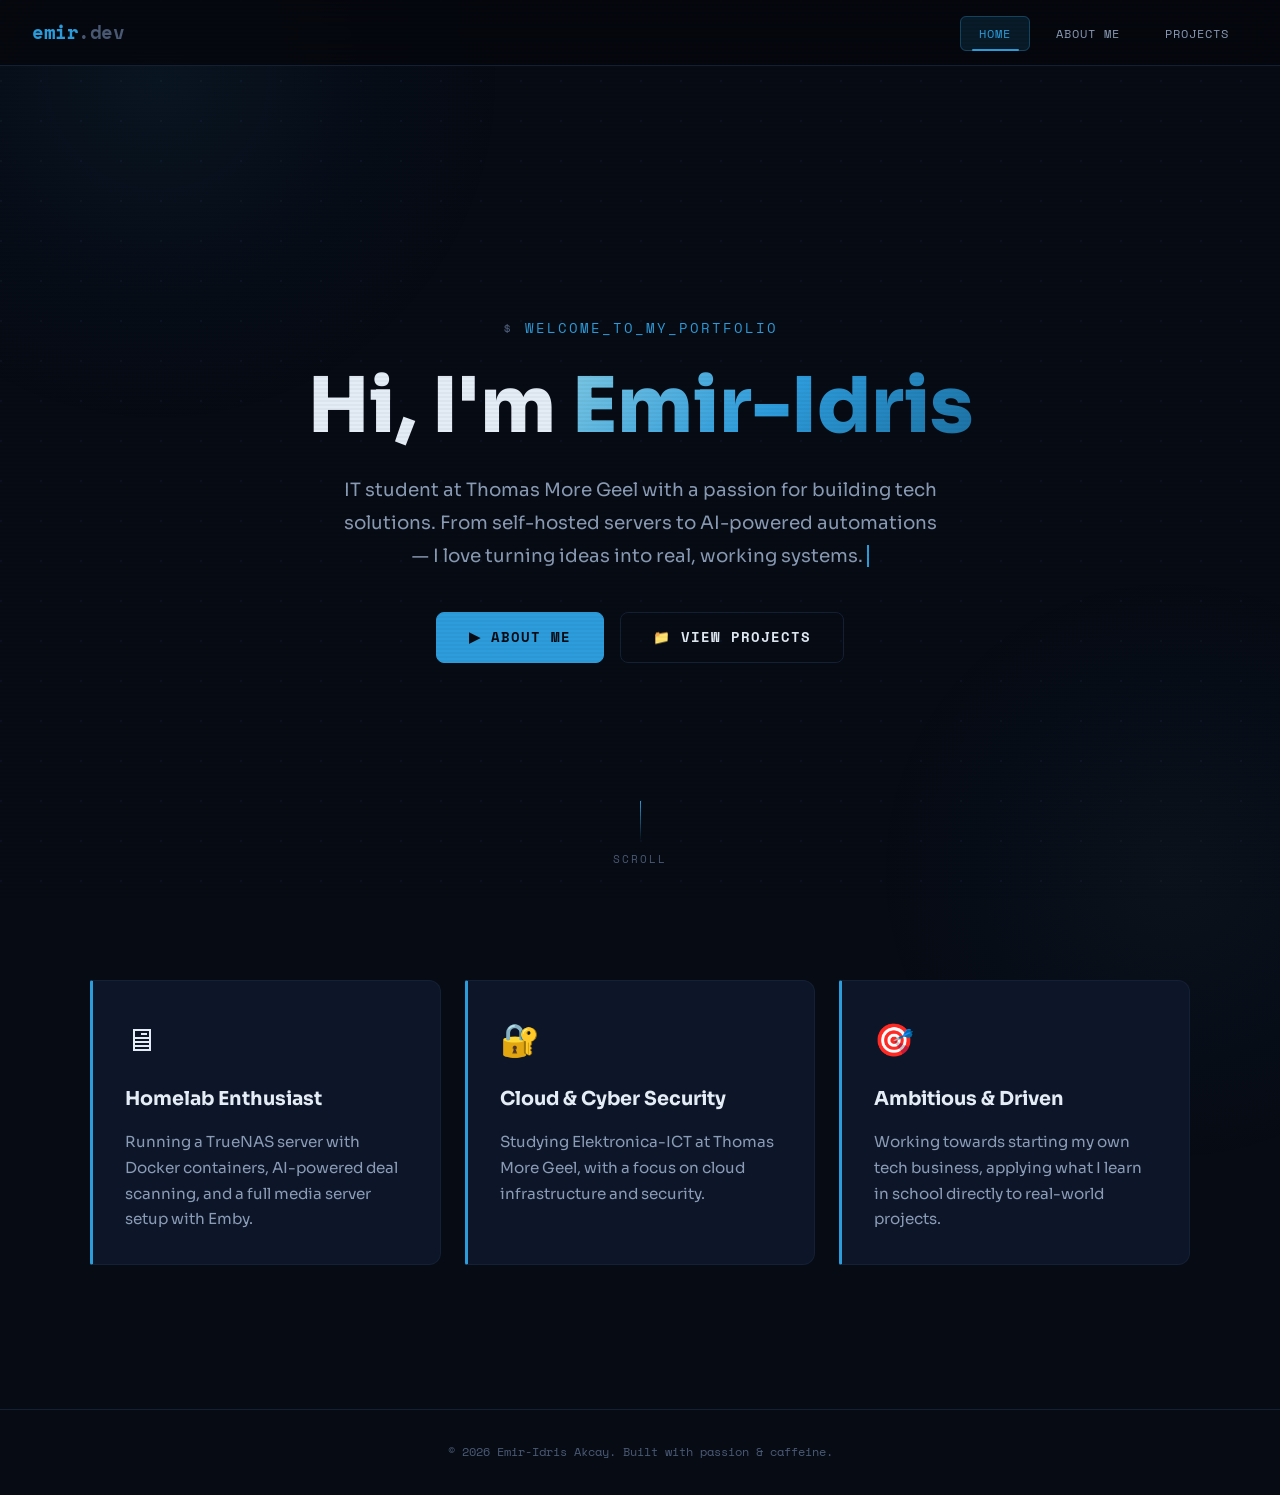
<file: index.html>
<!DOCTYPE html>
<html lang="en">
<head>
  <meta charset="UTF-8">
  <meta name="viewport" content="width=device-width, initial-scale=1.0">
  <title>Emir-Idris Akcay | Portfolio</title>
  <link rel="stylesheet" href="style.css">
</head>
<body>

  <!-- Background Effects -->
  <div class="bg-grid"></div>
  <div class="bg-glow"></div>
  <div class="bg-glow-2"></div>
  <div class="scanline"></div>

  <!-- Navigation -->
  <nav class="navbar" id="navbar">
    <a href="index.html" class="nav-logo">emir<span>.dev</span></a>
    <ul class="nav-links" id="navLinks">
      <li><a href="index.html" class="active">Home</a></li>
      <li><a href="about.html">About Me</a></li>
      <li><a href="projects.html">Projects</a></li>
    </ul>
    <div class="hamburger" id="hamburger" onclick="toggleMenu()">
      <span></span><span></span><span></span>
    </div>
  </nav>

  <!-- Main Content -->
  <main class="main-content">
    <section class="hero">
      <div class="hero-content container">
        <p class="hero-tag">welcome_to_my_portfolio</p>
        <h1 class="hero-title">
          Hi, I'm <span class="highlight">Emir-Idris</span>
        </h1>
        <p class="hero-subtitle">
          IT student at Thomas More Geel with a passion for building tech solutions. 
          From self-hosted servers to AI-powered automations — I love turning ideas into 
          real, working systems.<span class="cursor"></span>
        </p>
        <div class="hero-buttons">
          <a href="about.html" class="btn btn-primary">&#9654; About Me</a>
          <a href="projects.html" class="btn btn-ghost">&#128193; View Projects</a>
        </div>
      </div>
      <div class="scroll-indicator">
        <div class="line"></div>
        SCROLL
      </div>
    </section>

    <!-- Quick Info Cards -->
    <section class="section container">
      <div class="cards-grid">
        <div class="card fade-in">
          <div class="card-icon">&#128421;</div>
          <h3>Homelab Enthusiast</h3>
          <p>Running a TrueNAS server with Docker containers, AI-powered deal scanning, and a full media server setup with Emby.</p>
        </div>
        <div class="card fade-in">
          <div class="card-icon">&#128272;</div>
          <h3>Cloud & Cyber Security</h3>
          <p>Studying Elektronica-ICT at Thomas More Geel, with a focus on cloud infrastructure and security.</p>
        </div>
        <div class="card fade-in">
          <div class="card-icon">&#127919;</div>
          <h3>Ambitious & Driven</h3>
          <p>Working towards starting my own tech business, applying what I learn in school directly to real-world projects.</p>
        </div>
      </div>
    </section>
  </main>

  <!-- Footer -->
  <footer class="footer">
    <div class="container">
      <p>&copy; 2026 Emir-Idris Akcay. Built with passion & caffeine.</p>
    </div>
  </footer>

  <script src="script.js"></script>
</body>
</html>
</file>
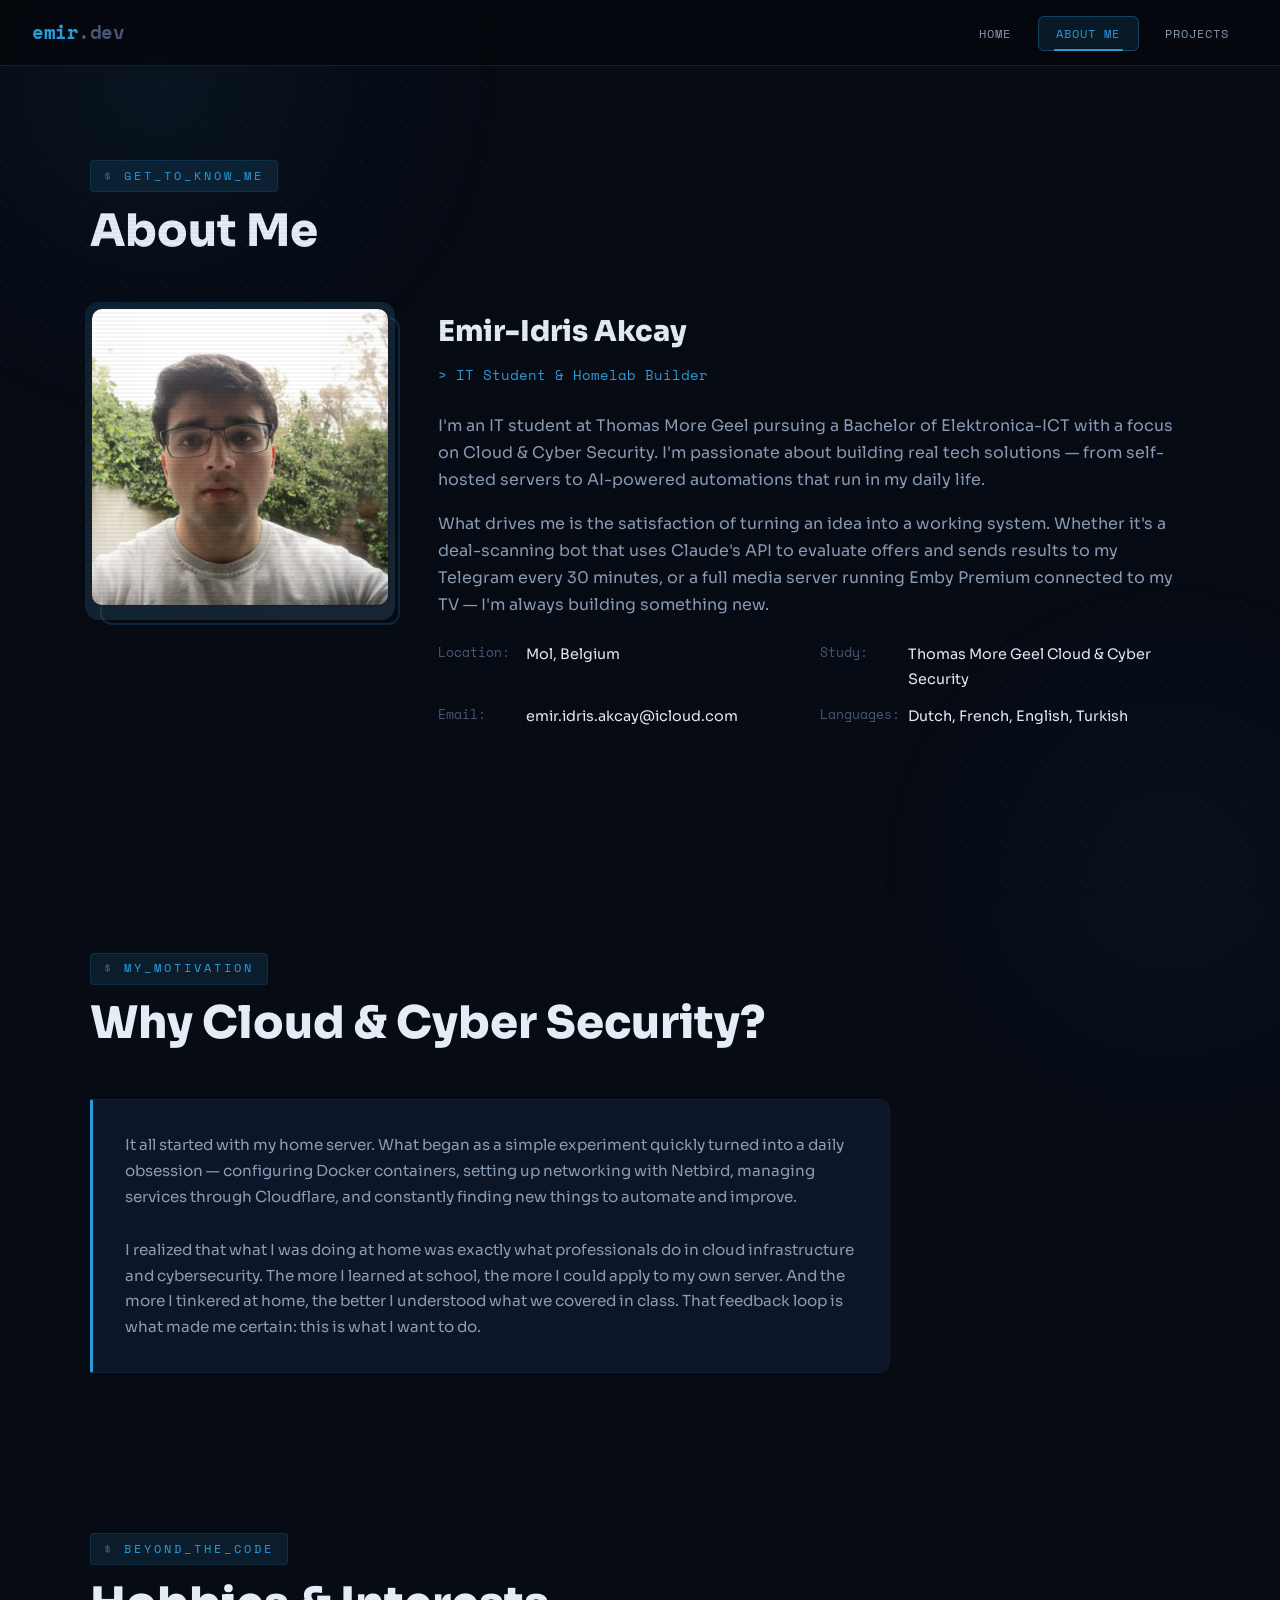
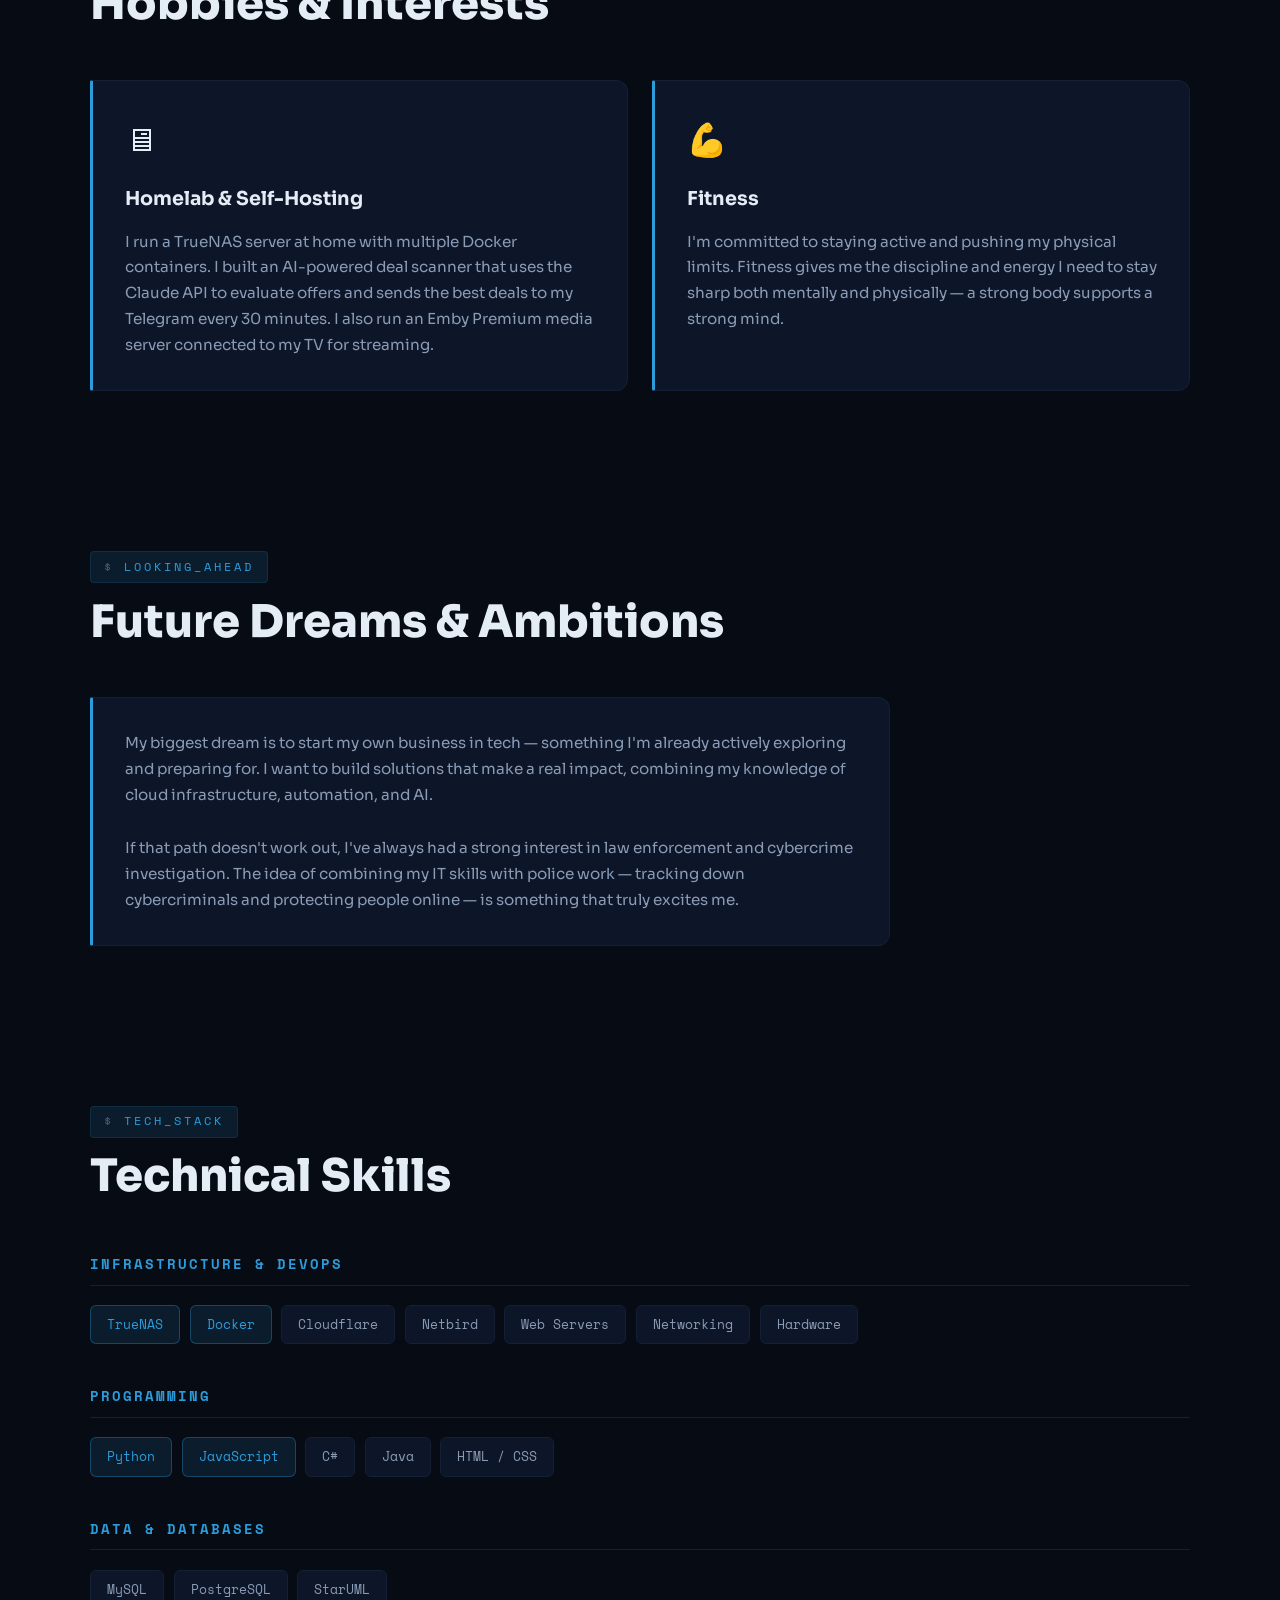
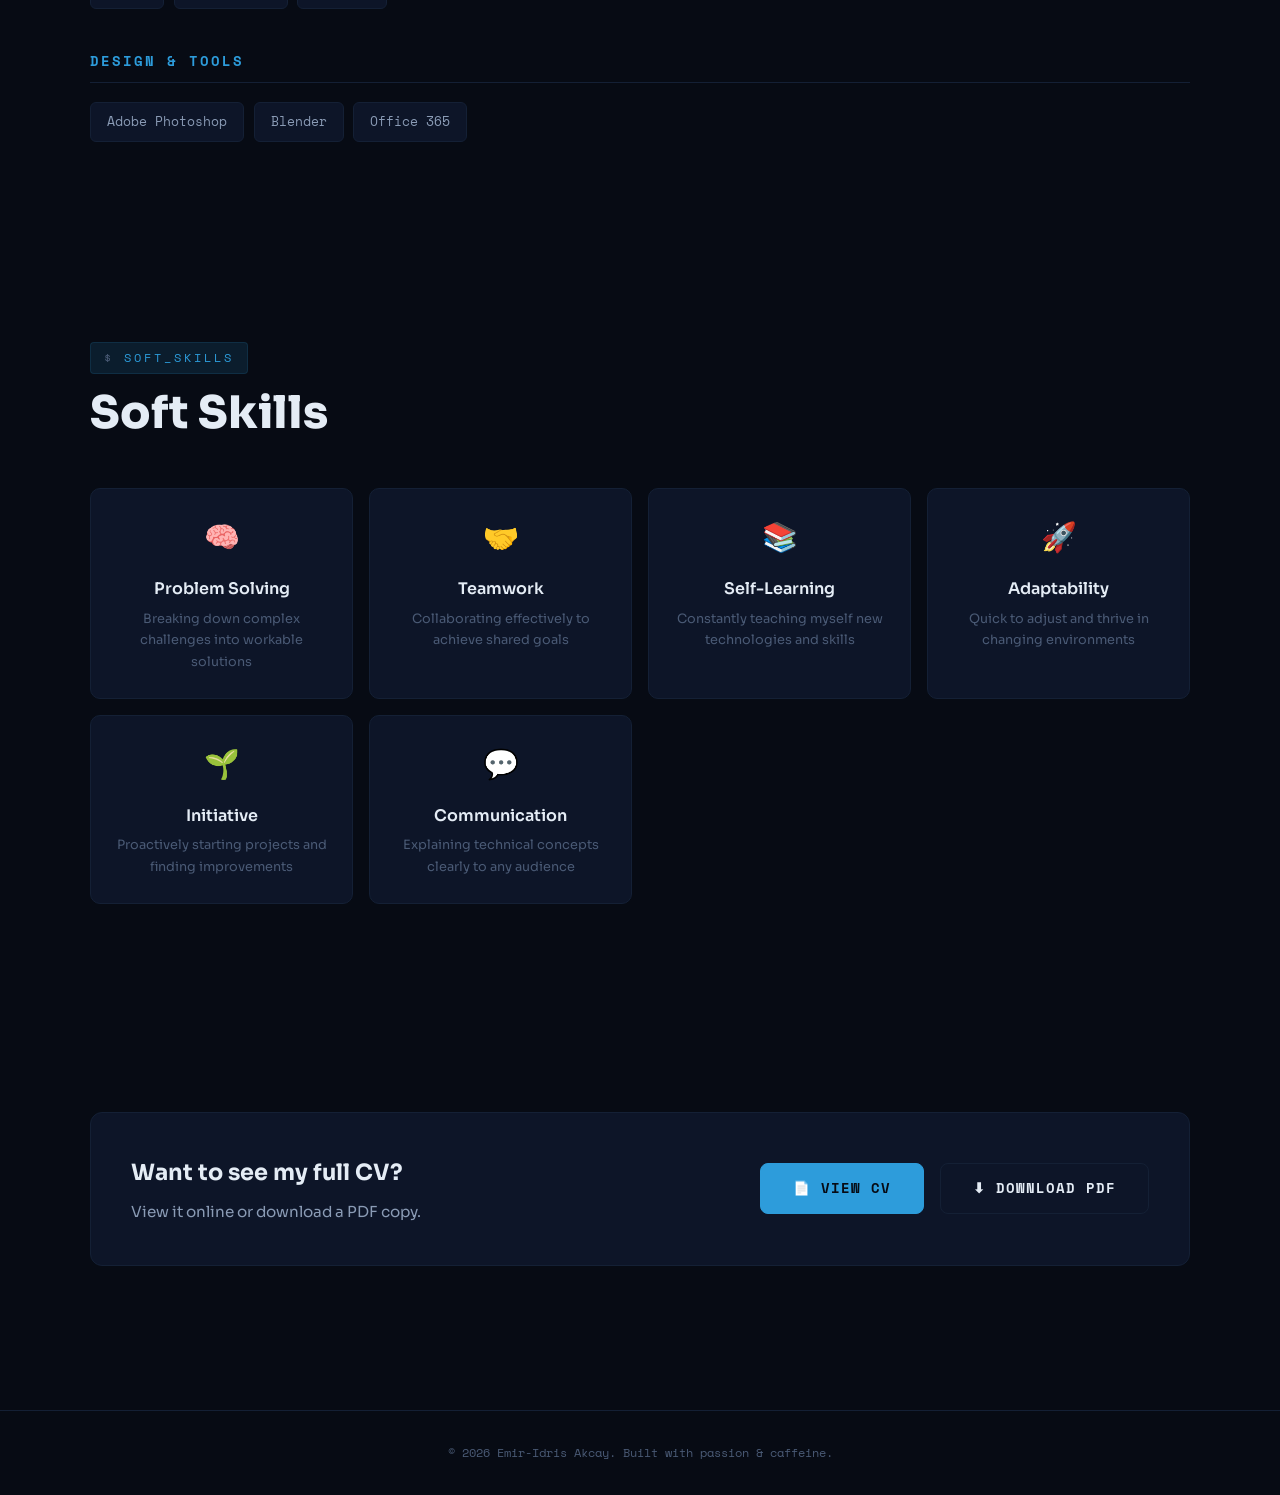
<file: about.html>
<!DOCTYPE html>
<html lang="en">
<head>
  <meta charset="UTF-8">
  <meta name="viewport" content="width=device-width, initial-scale=1.0">
  <title>About Me | Emir-Idris Akcay</title>
  <link rel="stylesheet" href="style.css">
</head>
<body>

  <div class="bg-grid"></div>
  <div class="bg-glow"></div>
  <div class="bg-glow-2"></div>
  <div class="scanline"></div>

  <nav class="navbar" id="navbar">
    <a href="index.html" class="nav-logo">emir<span>.dev</span></a>
    <ul class="nav-links" id="navLinks">
      <li><a href="index.html">Home</a></li>
      <li><a href="about.html" class="active">About Me</a></li>
      <li><a href="projects.html">Projects</a></li>
    </ul>
    <div class="hamburger" id="hamburger" onclick="toggleMenu()">
      <span></span><span></span><span></span>
    </div>
  </nav>

  <main class="main-content">

    <!-- About Intro -->
    <section class="section container">
      <div class="section-header fade-in">
        <p class="section-tag">get_to_know_me</p>
        <h1 class="section-title">About Me</h1>
      </div>

      <div class="about-intro fade-in">
        <div class="about-photo-wrapper">
          <!-- VERVANG dit met je eigen foto: zet je foto in de assets map als "profile.jpg" -->
          <img src="assets/profile.png" alt="Emir-Idris Akcay" class="about-photo">
        </div>
        <div class="about-text">
          <h2>Emir-Idris Akcay</h2>
          <p class="role">> IT Student &amp; Homelab Builder</p>
          <p>
            I'm an IT student at Thomas More Geel pursuing a Bachelor of Elektronica-ICT 
            with a focus on Cloud & Cyber Security. I'm passionate about building real tech 
            solutions — from self-hosted servers to AI-powered automations that run in my 
            daily life.
          </p>
          <p>
            What drives me is the satisfaction of turning an idea into a working system. 
            Whether it's a deal-scanning bot that uses Claude's API to evaluate offers and 
            sends results to my Telegram every 30 minutes, or a full media server running 
            Emby Premium connected to my TV — I'm always building something new.
          </p>

          <div class="about-details">
            <div class="about-detail">
              <span class="label">Location:</span>
              <span class="value">Mol, Belgium</span>
            </div>
            <div class="about-detail">
              <span class="label">Study:</span>
              <span class="value">Thomas More Geel Cloud & Cyber Security</span>
            </div>
            <div class="about-detail">
              <span class="label">Email:</span>
              <span class="value">emir.idris.akcay@icloud.com</span>
            </div>
            <div class="about-detail">
              <span class="label">Languages:</span>
              <span class="value">Dutch, French, English, Turkish</span>
            </div>
          </div>
        </div>
      </div>
    </section>

    <!-- Why Cloud & Cyber Security -->
    <section class="section container">
      <div class="section-header fade-in">
        <p class="section-tag">my_motivation</p>
        <h2 class="section-title">Why Cloud & Cyber Security?</h2>
      </div>
      <div class="card fade-in" style="max-width: 800px;">
        <p>
          It all started with my home server. What began as a simple experiment quickly turned 
          into a daily obsession — configuring Docker containers, setting up networking with 
          Netbird, managing services through Cloudflare, and constantly finding new things 
          to automate and improve.
        </p>
        <br>
        <p>
          I realized that what I was doing at home was exactly what professionals do in cloud 
          infrastructure and cybersecurity. The more I learned at school, the more I could 
          apply to my own server. And the more I tinkered at home, the better I understood 
          what we covered in class. That feedback loop is what made me certain: this is what I 
          want to do.
        </p>
      </div>
    </section>

    <!-- Hobbies -->
    <section class="section container">
      <div class="section-header fade-in">
        <p class="section-tag">beyond_the_code</p>
        <h2 class="section-title">Hobbies & Interests</h2>
      </div>
      <div class="cards-grid">
        <div class="card fade-in">
          <div class="card-icon">&#128421;</div>
          <h3>Homelab & Self-Hosting</h3>
          <p>
            I run a TrueNAS server at home with multiple Docker containers. I built an 
            AI-powered deal scanner that uses the Claude API to evaluate offers and sends 
            the best deals to my Telegram every 30 minutes. I also run an Emby Premium 
            media server connected to my TV for streaming.
          </p>
        </div>
        <div class="card fade-in">
          <div class="card-icon">&#128170;</div>
          <h3>Fitness</h3>
          <p>
            I'm committed to staying active and pushing my physical limits. Fitness gives 
            me the discipline and energy I need to stay sharp both mentally and physically — 
            a strong body supports a strong mind.
          </p>
        </div>
      </div>
    </section>

    <!-- Future Dreams -->
    <section class="section container">
      <div class="section-header fade-in">
        <p class="section-tag">looking_ahead</p>
        <h2 class="section-title">Future Dreams & Ambitions</h2>
      </div>
      <div class="card fade-in" style="max-width: 800px;">
        <p>
          My biggest dream is to start my own business in tech — something I'm already 
          actively exploring and preparing for. I want to build solutions that make a 
          real impact, combining my knowledge of cloud infrastructure, automation, and AI.
        </p>
        <br>
        <p>
          If that path doesn't work out, I've always had a strong interest in law enforcement 
          and cybercrime investigation. The idea of combining my IT skills with police work — 
          tracking down cybercriminals and protecting people online — is something that truly 
          excites me.
        </p>
      </div>
    </section>

    <!-- Technical Skills -->
    <section class="section container">
      <div class="section-header fade-in">
        <p class="section-tag">tech_stack</p>
        <h2 class="section-title">Technical Skills</h2>
      </div>
      <div class="skills-section fade-in">
        <div class="skills-category">
          <h3>Infrastructure & DevOps</h3>
          <div class="skills-tags">
            <span class="skill-tag highlight">TrueNAS</span>
            <span class="skill-tag highlight">Docker</span>
            <span class="skill-tag">Cloudflare</span>
            <span class="skill-tag">Netbird</span>
            <span class="skill-tag">Web Servers</span>
            <span class="skill-tag">Networking</span>
            <span class="skill-tag">Hardware</span>
          </div>
        </div>
        <div class="skills-category">
          <h3>Programming</h3>
          <div class="skills-tags">
            <span class="skill-tag highlight">Python</span>
            <span class="skill-tag highlight">JavaScript</span>
            <span class="skill-tag">C#</span>
            <span class="skill-tag">Java</span>
            <span class="skill-tag">HTML / CSS</span>
          </div>
        </div>
        <div class="skills-category">
          <h3>Data & Databases</h3>
          <div class="skills-tags">
            <span class="skill-tag">MySQL</span>
            <span class="skill-tag">PostgreSQL</span>
            <span class="skill-tag">StarUML</span>
          </div>
        </div>
        <div class="skills-category">
          <h3>Design & Tools</h3>
          <div class="skills-tags">
            <span class="skill-tag">Adobe Photoshop</span>
            <span class="skill-tag">Blender</span>
            <span class="skill-tag">Office 365</span>
          </div>
        </div>
      </div>
    </section>

    <!-- Soft Skills -->
    <section class="section container">
      <div class="section-header fade-in">
        <p class="section-tag">soft_skills</p>
        <h2 class="section-title">Soft Skills</h2>
      </div>
      <div class="soft-skills-grid fade-in">
        <div class="soft-skill-card">
          <div class="icon">&#129504;</div>
          <h4>Problem Solving</h4>
          <p>Breaking down complex challenges into workable solutions</p>
        </div>
        <div class="soft-skill-card">
          <div class="icon">&#129309;</div>
          <h4>Teamwork</h4>
          <p>Collaborating effectively to achieve shared goals</p>
        </div>
        <div class="soft-skill-card">
          <div class="icon">&#128218;</div>
          <h4>Self-Learning</h4>
          <p>Constantly teaching myself new technologies and skills</p>
        </div>
        <div class="soft-skill-card">
          <div class="icon">&#128640;</div>
          <h4>Adaptability</h4>
          <p>Quick to adjust and thrive in changing environments</p>
        </div>
        <div class="soft-skill-card">
          <div class="icon">&#127793;</div>
          <h4>Initiative</h4>
          <p>Proactively starting projects and finding improvements</p>
        </div>
        <div class="soft-skill-card">
          <div class="icon">&#128172;</div>
          <h4>Communication</h4>
          <p>Explaining technical concepts clearly to any audience</p>
        </div>
      </div>
    </section>

    <!-- CV Banner -->
    <section class="section container">
      <div class="cv-banner fade-in">
        <div class="cv-banner-text">
          <h3>Want to see my full CV?</h3>
          <p>View it online or download a PDF copy.</p>
        </div>
        <div class="cv-banner-actions">
          <a href="cv.html" class="btn btn-primary">&#128196; View CV</a>
          <a href="assets/CV_Emir-Idris_Akcay.pdf" download class="btn btn-ghost">&#11015; Download PDF</a>
        </div>
      </div>
    </section>

  </main>

  <footer class="footer">
    <div class="container">
      <p>&copy; 2026 Emir-Idris Akcay. Built with passion & caffeine.</p>
    </div>
  </footer>

  <script src="script.js"></script>
</body>
</html>
</file>
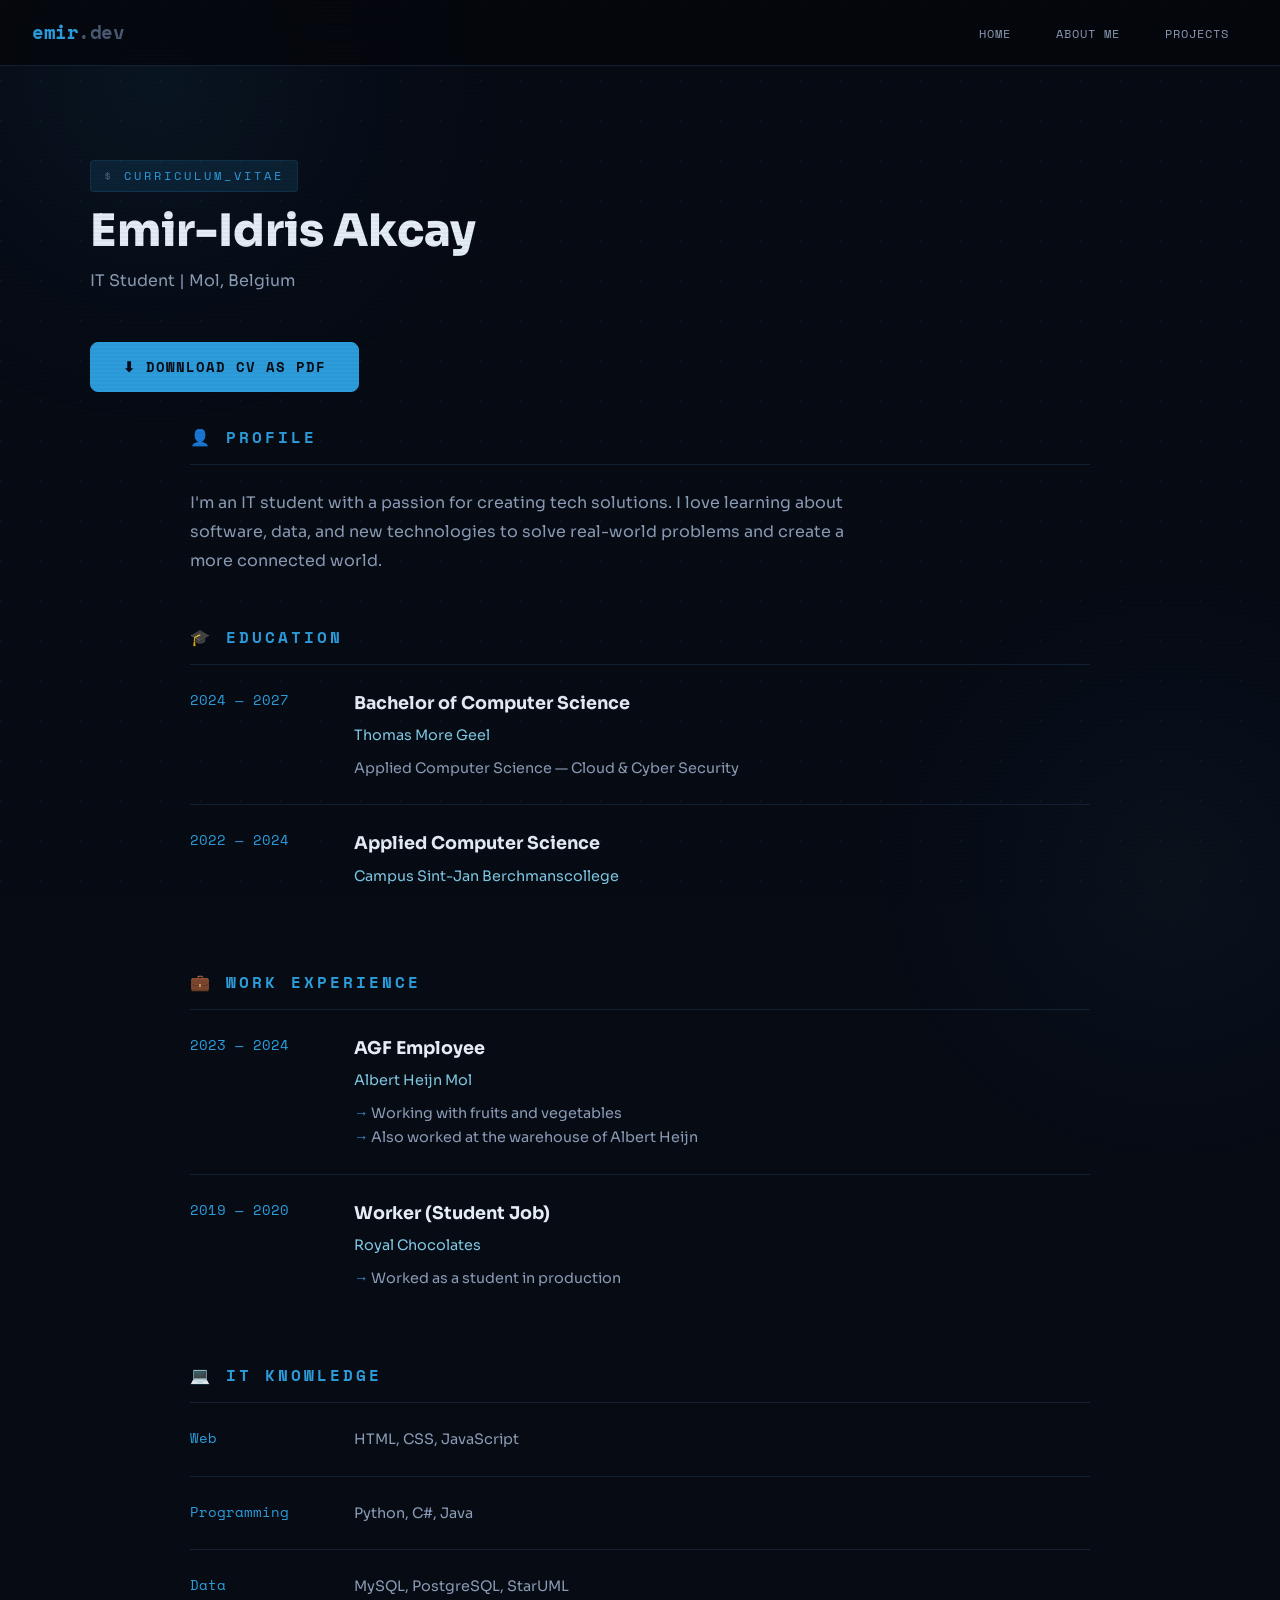
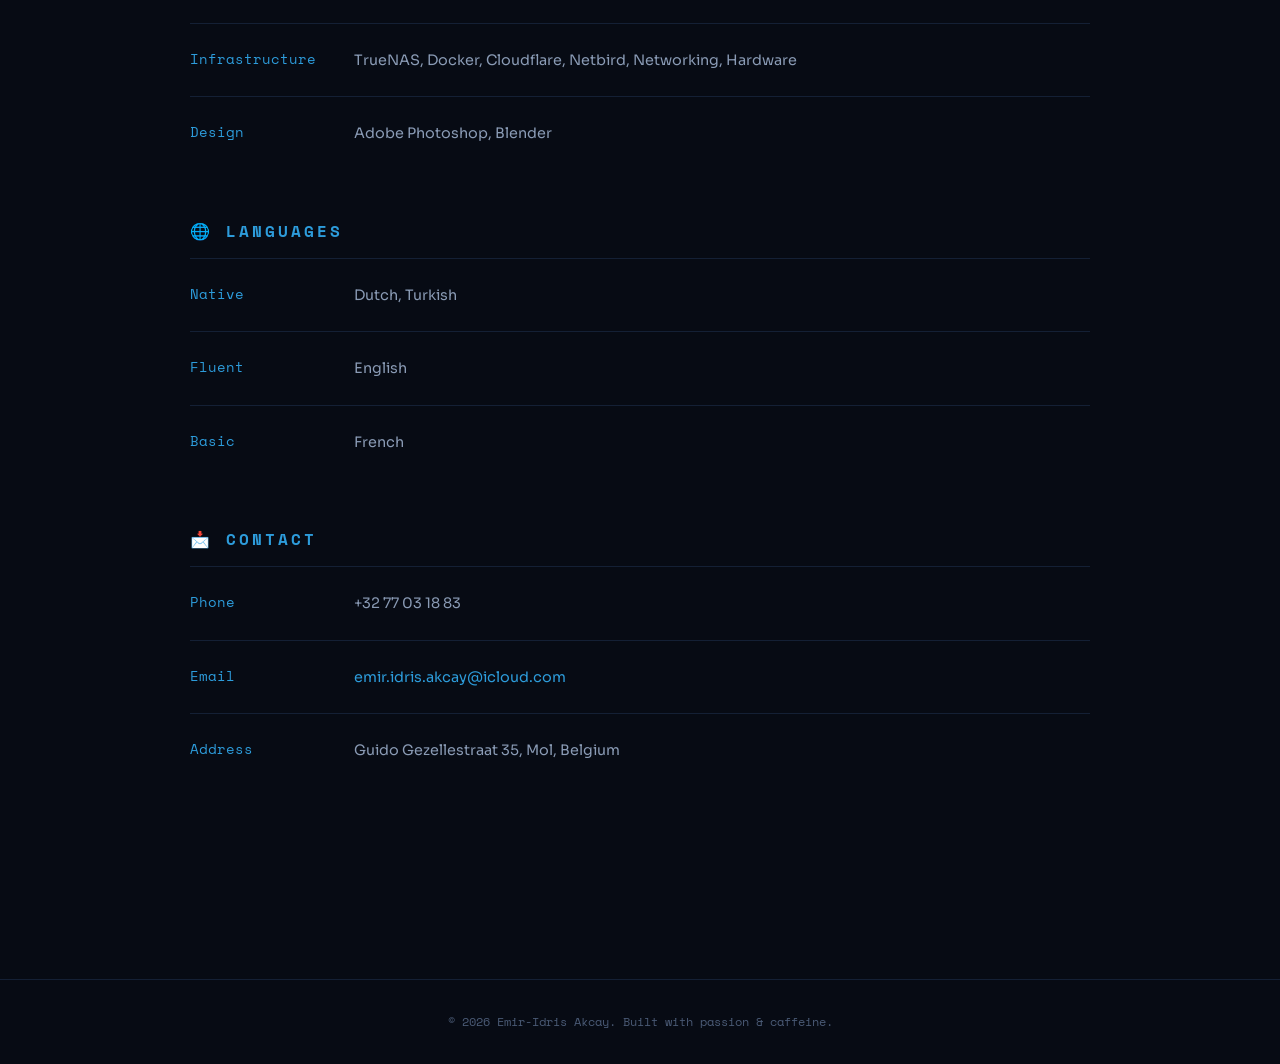
<file: cv.html>
<!DOCTYPE html>
<html lang="en">
<head>
  <meta charset="UTF-8">
  <meta name="viewport" content="width=device-width, initial-scale=1.0">
  <title>CV | Emir-Idris Akcay</title>
  <link rel="stylesheet" href="style.css">
</head>
<body>

  <div class="bg-grid"></div>
  <div class="bg-glow"></div>
  <div class="bg-glow-2"></div>
  <div class="scanline"></div>

  <nav class="navbar" id="navbar">
    <a href="index.html" class="nav-logo">emir<span>.dev</span></a>
    <ul class="nav-links" id="navLinks">
      <li><a href="index.html">Home</a></li>
      <li><a href="about.html">About Me</a></li>
      <li><a href="projects.html">Projects</a></li>
    </ul>
    <div class="hamburger" id="hamburger" onclick="toggleMenu()">
      <span></span><span></span><span></span>
    </div>
  </nav>

  <main class="main-content">
    <section class="section container">
      <div class="section-header fade-in">
        <p class="section-tag">curriculum_vitae</p>
        <h1 class="section-title">Emir-Idris Akcay</h1>
        <p style="color: var(--text-secondary); margin-top: 0.5rem;">IT Student | Mol, Belgium</p>
      </div>

      <div style="margin-bottom: 2rem;" class="fade-in">
        <a href="assets/CV_Emir-Idris_Akcay.pdf" download class="btn btn-primary">&#11015; Download CV as PDF</a>
      </div>

      <div class="cv-page">

        <!-- Profile -->
        <div class="cv-section fade-in">
          <h2>&#128100; Profile</h2>
          <p style="color: var(--text-secondary); max-width: 700px; line-height: 1.8;">
            I'm an IT student with a passion for creating tech solutions. I love learning 
            about software, data, and new technologies to solve real-world problems and 
            create a more connected world.
          </p>
        </div>

        <!-- Education -->
        <div class="cv-section fade-in">
          <h2>&#127891; Education</h2>
          <div class="cv-item">
            <span class="cv-date">2024 — 2027</span>
            <div>
              <h3>Bachelor of Computer Science</h3>
              <p class="cv-org">Thomas More Geel</p>
              <p>Applied Computer Science — Cloud & Cyber Security</p>
            </div>
          </div>
          <div class="cv-item">
            <span class="cv-date">2022 — 2024</span>
            <div>
              <h3>Applied Computer Science</h3>
              <p class="cv-org">Campus Sint-Jan Berchmanscollege</p>
            </div>
          </div>
        </div>

        <!-- Work Experience -->
        <div class="cv-section fade-in">
          <h2>&#128188; Work Experience</h2>
          <div class="cv-item">
            <span class="cv-date">2023 — 2024</span>
            <div>
              <h3>AGF Employee</h3>
              <p class="cv-org">Albert Heijn Mol</p>
              <ul>
                <li>Working with fruits and vegetables</li>
                <li>Also worked at the warehouse of Albert Heijn</li>
              </ul>
            </div>
          </div>
          <div class="cv-item">
            <span class="cv-date">2019 — 2020</span>
            <div>
              <h3>Worker (Student Job)</h3>
              <p class="cv-org">Royal Chocolates</p>
              <ul>
                <li>Worked as a student in production</li>
              </ul>
            </div>
          </div>
        </div>

        <!-- IT Knowledge -->
        <div class="cv-section fade-in">
          <h2>&#128187; IT Knowledge</h2>
          <div class="cv-item">
            <span class="cv-date">Web</span>
            <div><p>HTML, CSS, JavaScript</p></div>
          </div>
          <div class="cv-item">
            <span class="cv-date">Programming</span>
            <div><p>Python, C#, Java</p></div>
          </div>
          <div class="cv-item">
            <span class="cv-date">Data</span>
            <div><p>MySQL, PostgreSQL, StarUML</p></div>
          </div>
          <div class="cv-item">
            <span class="cv-date">Infrastructure</span>
            <div><p>TrueNAS, Docker, Cloudflare, Netbird, Networking, Hardware</p></div>
          </div>
          <div class="cv-item">
            <span class="cv-date">Design</span>
            <div><p>Adobe Photoshop, Blender</p></div>
          </div>
        </div>

        <!-- Languages -->
        <div class="cv-section fade-in">
          <h2>&#127760; Languages</h2>
          <div class="cv-item">
            <span class="cv-date">Native</span>
            <div><p>Dutch, Turkish</p></div>
          </div>
          <div class="cv-item">
            <span class="cv-date">Fluent</span>
            <div><p>English</p></div>
          </div>
          <div class="cv-item">
            <span class="cv-date">Basic</span>
            <div><p>French</p></div>
          </div>
        </div>

        <!-- Contact -->
        <div class="cv-section fade-in">
          <h2>&#128233; Contact</h2>
          <div class="cv-item">
            <span class="cv-date">Phone</span>
            <div><p>+32 77 03 18 83</p></div>
          </div>
          <div class="cv-item">
            <span class="cv-date">Email</span>
            <div><p><a href="mailto:emir.idris.akcay@icloud.com">emir.idris.akcay@icloud.com</a></p></div>
          </div>
          <div class="cv-item">
            <span class="cv-date">Address</span>
            <div><p>Guido Gezellestraat 35, Mol, Belgium</p></div>
          </div>
        </div>

      </div>
    </section>
  </main>

  <footer class="footer">
    <div class="container">
      <p>&copy; 2026 Emir-Idris Akcay. Built with passion & caffeine.</p>
    </div>
  </footer>

  <script src="script.js"></script>
</body>
</html>
</file>
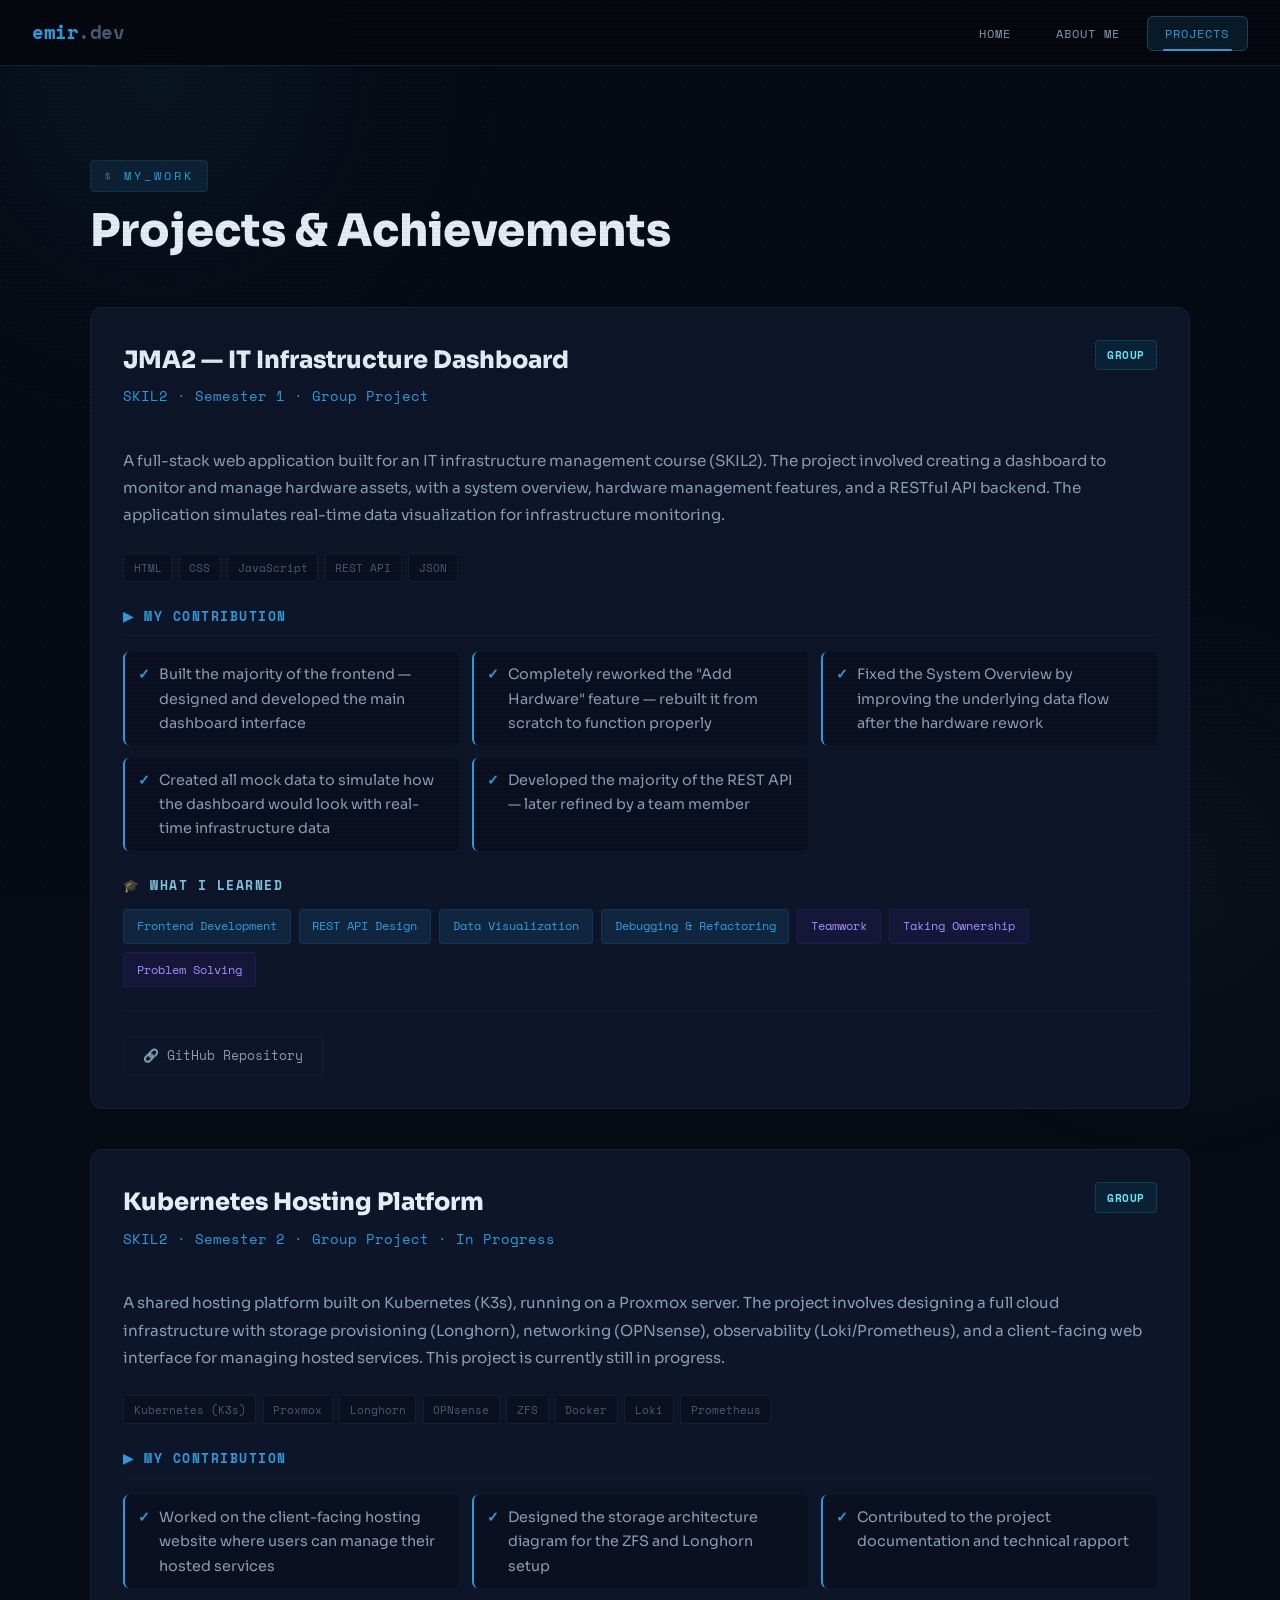
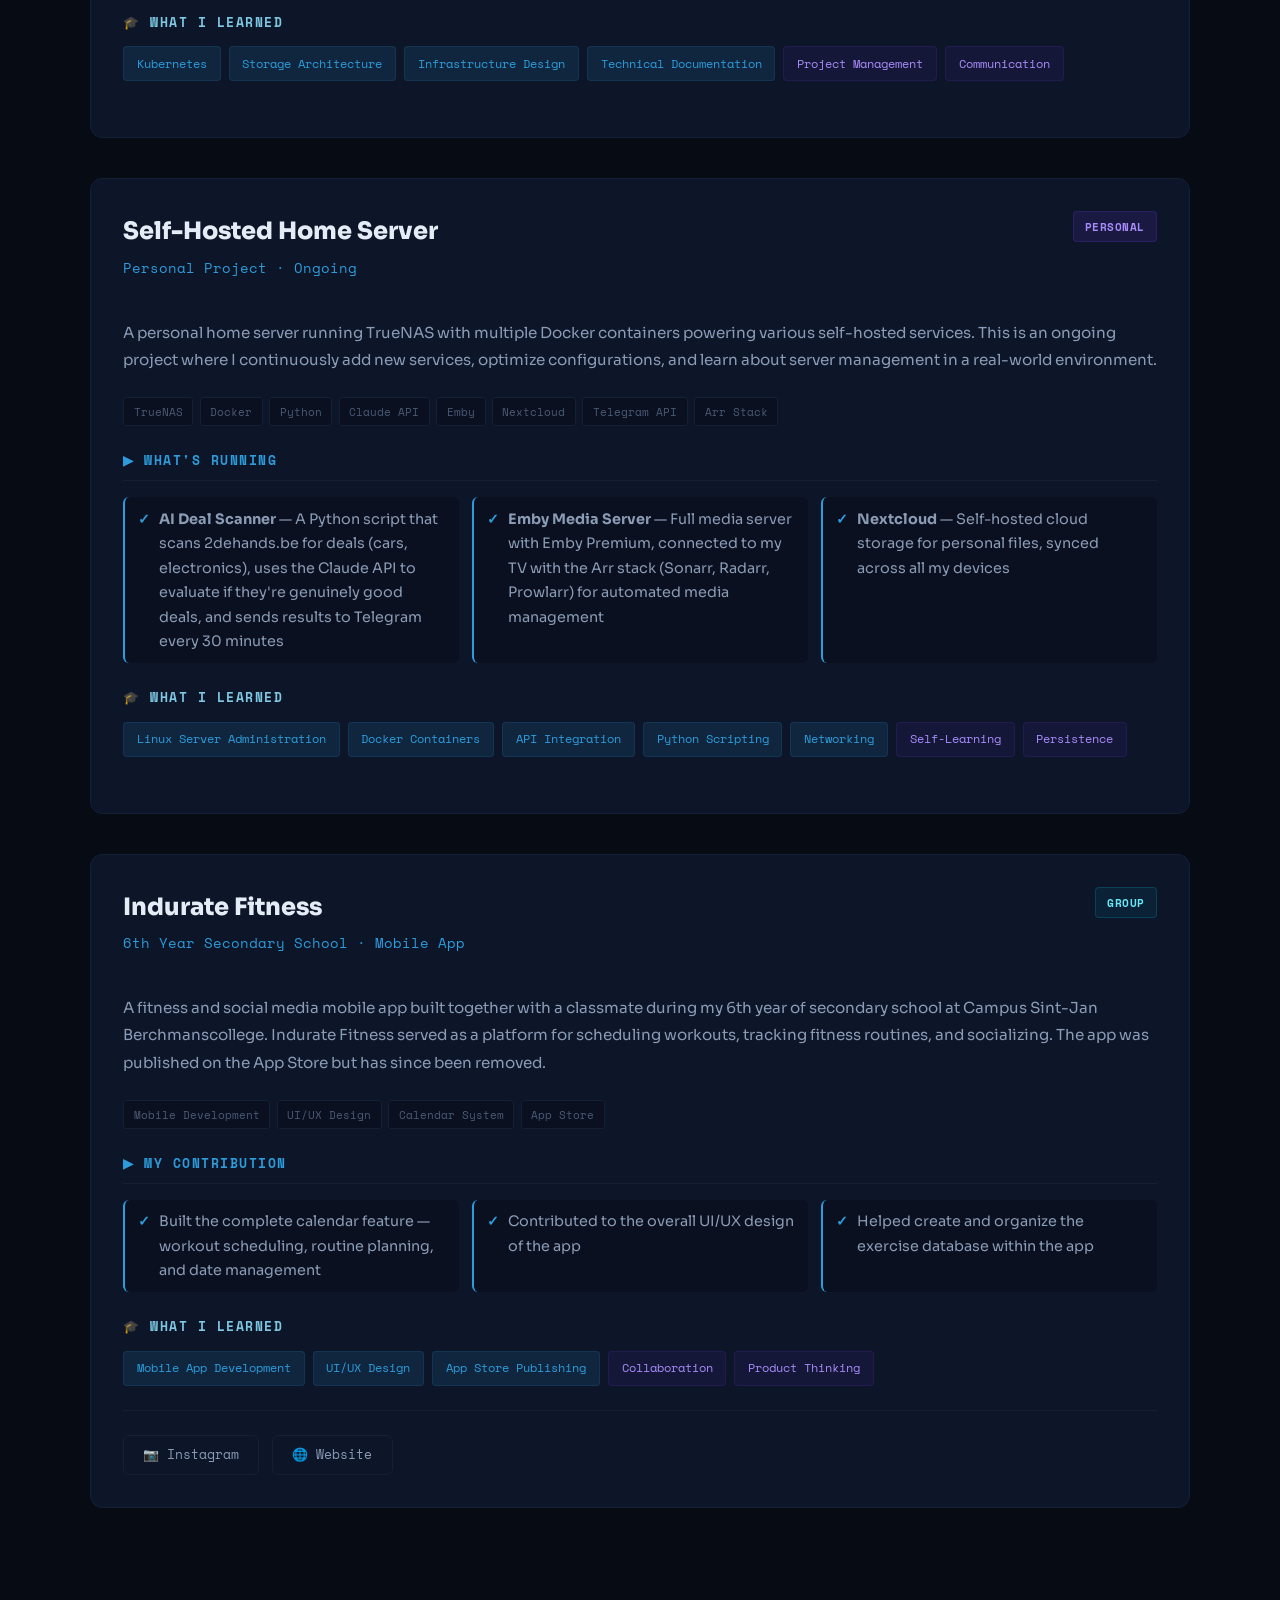
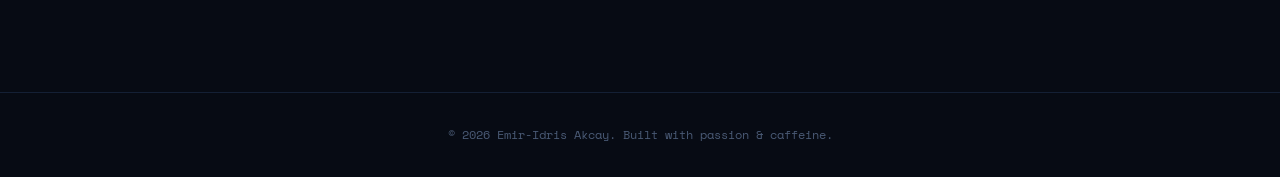
<file: projects.html>
<!DOCTYPE html>
<html lang="en">
<head>
  <meta charset="UTF-8">
  <meta name="viewport" content="width=device-width, initial-scale=1.0">
  <title>Projects | Emir-Idris Akcay</title>
  <link rel="stylesheet" href="style.css">
</head>
<body>

  <div class="bg-grid"></div>
  <div class="bg-glow"></div>
  <div class="bg-glow-2"></div>
  <div class="bg-glow-3"></div>
  <div class="scanline"></div>

  <nav class="navbar" id="navbar">
    <a href="index.html" class="nav-logo">emir<span>.dev</span></a>
    <ul class="nav-links" id="navLinks">
      <li><a href="index.html">Home</a></li>
      <li><a href="about.html">About Me</a></li>
      <li><a href="projects.html" class="active">Projects</a></li>
    </ul>
    <div class="hamburger" id="hamburger" onclick="toggleMenu()">
      <span></span><span></span><span></span>
    </div>
  </nav>

  <main class="main-content">
    <section class="section container">
      <div class="section-header fade-in">
        <p class="section-tag">my_work</p>
        <h1 class="section-title">Projects & Achievements</h1>
      </div>

      <!-- ============================================ -->
      <!-- PROJECT 1: SKIL2 Semester 1 — JMA2 -->
      <!-- ============================================ -->
      <article class="project-card fade-in">
        <div class="project-card-inner">
          <div class="project-header">
            <div>
              <h2>JMA2 — IT Infrastructure Dashboard</h2>
              <p class="project-subtitle">SKIL2 &middot; Semester 1 &middot; Group Project</p>
            </div>
            <div class="project-badges">
              
              <span class="project-badge badge-group">Group</span>
            </div>
          </div>

          <p class="project-description">
            A full-stack web application built for an IT infrastructure management course (SKIL2). 
            The project involved creating a dashboard to monitor and manage hardware assets, 
            with a system overview, hardware management features, and a RESTful API backend. 
            The application simulates real-time data visualization for infrastructure monitoring.
          </p>

          <div class="project-tech-stack">
            <span class="tech-tag">HTML</span>
            <span class="tech-tag">CSS</span>
            <span class="tech-tag">JavaScript</span>
            <span class="tech-tag">REST API</span>
            <span class="tech-tag">JSON</span>
          </div>

          <div class="project-contribution">
            <h4>&#9654; My Contribution</h4>
            <div class="contribution-list">
              <div class="contribution-item">
                <span class="check">&#10003;</span>
                <span>Built the majority of the frontend — designed and developed the main dashboard interface</span>
              </div>
              <div class="contribution-item">
                <span class="check">&#10003;</span>
                <span>Completely reworked the "Add Hardware" feature — rebuilt it from scratch to function properly</span>
              </div>
              <div class="contribution-item">
                <span class="check">&#10003;</span>
                <span>Fixed the System Overview by improving the underlying data flow after the hardware rework</span>
              </div>
              <div class="contribution-item">
                <span class="check">&#10003;</span>
                <span>Created all mock data to simulate how the dashboard would look with real-time infrastructure data</span>
              </div>
              <div class="contribution-item">
                <span class="check">&#10003;</span>
                <span>Developed the majority of the REST API — later refined by a team member</span>
              </div>
            </div>
          </div>

          <div class="project-skills-learned">
            <h4>&#127891; What I Learned</h4>
            <div class="learned-grid">
              <span class="learned-tag-hard">Frontend Development</span>
              <span class="learned-tag-hard">REST API Design</span>
              <span class="learned-tag-hard">Data Visualization</span>
              <span class="learned-tag-hard">Debugging & Refactoring</span>
              <span class="learned-tag-soft">Teamwork</span>
              <span class="learned-tag-soft">Taking Ownership</span>
              <span class="learned-tag-soft">Problem Solving</span>
            </div>
          </div>

          <div class="project-links">
            <a href="https://github.com/sebeeckhout/JMA2" target="_blank" class="project-link">&#128279; GitHub Repository</a>
          </div>
        </div>
      </article>

      <!-- ============================================ -->
      <!-- PROJECT 2: SKIL2 Semester 2 — Kubernetes Hosting -->
      <!-- ============================================ -->
      <article class="project-card fade-in">
        <div class="project-card-inner">
          <div class="project-header">
            <div>
              <h2>Kubernetes Hosting Platform</h2>
              <p class="project-subtitle">SKIL2 &middot; Semester 2 &middot; Group Project &middot; In Progress</p>
            </div>
            <div class="project-badges">
              
              <span class="project-badge badge-group">Group</span>
            </div>
          </div>

          <p class="project-description">
            A shared hosting platform built on Kubernetes (K3s), running on a Proxmox server. 
            The project involves designing a full cloud infrastructure with storage provisioning 
            (Longhorn), networking (OPNsense), observability (Loki/Prometheus), and a client-facing 
            web interface for managing hosted services. This project is currently still in progress.
          </p>

          <div class="project-tech-stack">
            <span class="tech-tag">Kubernetes (K3s)</span>
            <span class="tech-tag">Proxmox</span>
            <span class="tech-tag">Longhorn</span>
            <span class="tech-tag">OPNsense</span>
            <span class="tech-tag">ZFS</span>
            <span class="tech-tag">Docker</span>
            <span class="tech-tag">Loki</span>
            <span class="tech-tag">Prometheus</span>
          </div>

          <div class="project-contribution">
            <h4>&#9654; My Contribution</h4>
            <div class="contribution-list">
              <div class="contribution-item">
                <span class="check">&#10003;</span>
                <span>Worked on the client-facing hosting website where users can manage their hosted services</span>
              </div>
              <div class="contribution-item">
                <span class="check">&#10003;</span>
                <span>Designed the storage architecture diagram for the ZFS and Longhorn setup</span>
              </div>
              <div class="contribution-item">
                <span class="check">&#10003;</span>
                <span>Contributed to the project documentation and technical rapport</span>
              </div>
            </div>
          </div>

          <div class="project-skills-learned">
            <h4>&#127891; What I Learned</h4>
            <div class="learned-grid">
              <span class="learned-tag-hard">Kubernetes</span>
              <span class="learned-tag-hard">Storage Architecture</span>
              <span class="learned-tag-hard">Infrastructure Design</span>
              <span class="learned-tag-hard">Technical Documentation</span>
              <span class="learned-tag-soft">Project Management</span>
              <span class="learned-tag-soft">Communication</span>
            </div>
          </div>
        </div>
      </article>

      <!-- ============================================ -->
      <!-- PROJECT 3: Home Server -->
      <!-- ============================================ -->
      <article class="project-card fade-in">
        <div class="project-card-inner">
          <div class="project-header">
            <div>
              <h2>Self-Hosted Home Server</h2>
              <p class="project-subtitle">Personal Project &middot; Ongoing</p>
            </div>
            <div class="project-badges">
              <span class="project-badge badge-personal">Personal</span>
            </div>
          </div>

          <p class="project-description">
            A personal home server running TrueNAS with multiple Docker containers powering 
            various self-hosted services. This is an ongoing project where I continuously add 
            new services, optimize configurations, and learn about server management in a 
            real-world environment.
          </p>

          <div class="project-tech-stack">
            <span class="tech-tag">TrueNAS</span>
            <span class="tech-tag">Docker</span>
            <span class="tech-tag">Python</span>
            <span class="tech-tag">Claude API</span>
            <span class="tech-tag">Emby</span>
            <span class="tech-tag">Nextcloud</span>
            <span class="tech-tag">Telegram API</span>
            <span class="tech-tag">Arr Stack</span>
          </div>

          <div class="project-contribution">
            <h4>&#9654; What's Running</h4>
            <div class="contribution-list">
              <div class="contribution-item">
                <span class="check">&#10003;</span>
                <span><strong>AI Deal Scanner</strong> — A Python script that scans 2dehands.be for deals (cars, electronics), uses the Claude API to evaluate if they're genuinely good deals, and sends results to Telegram every 30 minutes</span>
              </div>
              <div class="contribution-item">
                <span class="check">&#10003;</span>
                <span><strong>Emby Media Server</strong> — Full media server with Emby Premium, connected to my TV with the Arr stack (Sonarr, Radarr, Prowlarr) for automated media management</span>
              </div>
              <div class="contribution-item">
                <span class="check">&#10003;</span>
                <span><strong>Nextcloud</strong> — Self-hosted cloud storage for personal files, synced across all my devices</span>
              </div>
            </div>
          </div>

          <div class="project-skills-learned">
            <h4>&#127891; What I Learned</h4>
            <div class="learned-grid">
              <span class="learned-tag-hard">Linux Server Administration</span>
              <span class="learned-tag-hard">Docker Containers</span>
              <span class="learned-tag-hard">API Integration</span>
              <span class="learned-tag-hard">Python Scripting</span>
              <span class="learned-tag-hard">Networking</span>
              <span class="learned-tag-soft">Self-Learning</span>
              <span class="learned-tag-soft">Persistence</span>
            </div>
          </div>
        </div>
      </article>

      <!-- ============================================ -->
      <!-- PROJECT 4: Indurate Fitness -->
      <!-- ============================================ -->
      <article class="project-card fade-in">
        <div class="project-card-inner">
          <div class="project-header">
            <div>
              <h2>Indurate Fitness</h2>
              <p class="project-subtitle">6th Year Secondary School &middot; Mobile App</p>
            </div>
            <div class="project-badges">
              
              <span class="project-badge badge-group">Group</span>
            </div>
          </div>

          <p class="project-description">
            A fitness and social media mobile app built together with a classmate during my 6th year 
            of secondary school at Campus Sint-Jan Berchmanscollege. Indurate Fitness served as a 
            platform for scheduling workouts, tracking fitness routines, and socializing. The app was 
            published on the App Store but has since been removed.
          </p>

          <div class="project-tech-stack">
            <span class="tech-tag">Mobile Development</span>
            <span class="tech-tag">UI/UX Design</span>
            <span class="tech-tag">Calendar System</span>
            <span class="tech-tag">App Store</span>
          </div>

          <div class="project-contribution">
            <h4>&#9654; My Contribution</h4>
            <div class="contribution-list">
              <div class="contribution-item">
                <span class="check">&#10003;</span>
                <span>Built the complete calendar feature — workout scheduling, routine planning, and date management</span>
              </div>
              <div class="contribution-item">
                <span class="check">&#10003;</span>
                <span>Contributed to the overall UI/UX design of the app</span>
              </div>
              <div class="contribution-item">
                <span class="check">&#10003;</span>
                <span>Helped create and organize the exercise database within the app</span>
              </div>
            </div>
          </div>

          <div class="project-skills-learned">
            <h4>&#127891; What I Learned</h4>
            <div class="learned-grid">
              <span class="learned-tag-hard">Mobile App Development</span>
              <span class="learned-tag-hard">UI/UX Design</span>
              <span class="learned-tag-hard">App Store Publishing</span>
              <span class="learned-tag-soft">Collaboration</span>
              <span class="learned-tag-soft">Product Thinking</span>
            </div>
          </div>

          <div class="project-links">
            <a href="https://www.instagram.com/indurate.fitness/" target="_blank" class="project-link">&#128247; Instagram</a>
            <a href="https://indurate-fitness.com/" target="_blank" class="project-link">&#127760; Website</a>
          </div>
        </div>
      </article>

    </section>
  </main>

  <footer class="footer">
    <div class="container">
      <p>&copy; 2026 Emir-Idris Akcay. Built with passion & caffeine.</p>
    </div>
  </footer>

  <script src="script.js"></script>
</body>
</html>
</file>
<file: style.css>
@import url('https://fonts.googleapis.com/css2?family=Space+Mono:wght@400;700&family=Sora:wght@300;400;500;600;700;800&display=swap');

/* ========== CSS VARIABLES ========== */
:root {
  --bg-primary: #070b14;
  --bg-secondary: #0a1020;
  --bg-card: #0d1528;
  --bg-card-hover: #111d35;
  --accent: #2d9cdb;
  --accent-dim: #2d9cdb20;
  --accent-glow: #2d9cdb55;
  --accent-secondary: #7ec8e3;
  --accent-tertiary: #1b6fa0;
  --text-primary: #e4ecf5;
  --text-secondary: #8a9bb5;
  --text-muted: #4a5a75;
  --border: #142035;
  --border-accent: #2d9cdb22;
  --danger: #ff4757;
  --font-display: 'Sora', sans-serif;
  --font-mono: 'Space Mono', monospace;
}

/* ========== RESET & BASE ========== */
*, *::before, *::after {
  margin: 0;
  padding: 0;
  box-sizing: border-box;
}

html {
  scroll-behavior: smooth;
}

body {
  font-family: var(--font-display);
  background: var(--bg-primary);
  color: var(--text-primary);
  line-height: 1.7;
  overflow-x: hidden;
  min-height: 100vh;
}

a {
  color: var(--accent);
  text-decoration: none;
  transition: all 0.3s ease;
}

a:hover {
  color: var(--accent-secondary);
}

::selection {
  background: var(--accent);
  color: var(--bg-primary);
}

/* ========== BACKGROUND EFFECTS ========== */
.bg-grid {
  position: fixed;
  top: 0; left: 0;
  width: 100%; height: 100%;
  pointer-events: none;
  z-index: 0;
  background-image:
    radial-gradient(circle at 1px 1px, var(--border) 1px, transparent 0);
  background-size: 40px 40px;
  opacity: 0.4;
}

.bg-glow {
  position: fixed;
  top: -30%; left: -15%;
  width: 700px; height: 700px;
  background: radial-gradient(circle, #2d9cdb12 0%, #1b6fa008 40%, transparent 70%);
  border-radius: 50%;
  pointer-events: none;
  z-index: 0;
  animation: floatGlow 20s ease-in-out infinite;
}

.bg-glow-2 {
  position: fixed;
  bottom: -30%; right: -15%;
  width: 600px; height: 600px;
  background: radial-gradient(circle, #7ec8e30a 0%, #2d9cdb06 40%, transparent 70%);
  border-radius: 50%;
  pointer-events: none;
  z-index: 0;
  animation: floatGlow 25s ease-in-out infinite reverse;
}

.bg-glow-3 {
  position: fixed;
  top: 40%; left: 50%;
  width: 400px; height: 400px;
  background: radial-gradient(circle, #2d9cdb08 0%, transparent 60%);
  border-radius: 50%;
  pointer-events: none;
  z-index: 0;
  animation: floatGlow 18s ease-in-out 5s infinite;
}

@keyframes floatGlow {
  0%, 100% { transform: translate(0, 0); }
  33% { transform: translate(50px, -30px); }
  66% { transform: translate(-30px, 50px); }
}

/* ========== SCANLINE OVERLAY ========== */
.scanline {
  position: fixed;
  top: 0; left: 0;
  width: 100%; height: 100%;
  pointer-events: none;
  z-index: 9999;
  background: repeating-linear-gradient(
    0deg,
    transparent,
    transparent 2px,
    rgba(0, 0, 0, 0.03) 2px,
    rgba(0, 0, 0, 0.03) 4px
  );
}

/* ========== NAVIGATION ========== */
.navbar {
  position: fixed;
  top: 0; left: 0;
  width: 100%;
  z-index: 1000;
  padding: 1rem 2rem;
  display: flex;
  justify-content: space-between;
  align-items: center;
  background: rgba(6, 8, 13, 0.85);
  backdrop-filter: blur(20px);
  border-bottom: 1px solid var(--border);
  transition: all 0.3s ease;
}

.navbar.scrolled {
  padding: 0.7rem 2rem;
  background: rgba(6, 8, 13, 0.95);
}

.nav-logo {
  font-family: var(--font-mono);
  font-size: 1.2rem;
  font-weight: 700;
  color: var(--accent);
  letter-spacing: -0.5px;
}

.nav-logo span {
  color: var(--text-muted);
}

.nav-links {
  display: flex;
  gap: 0.5rem;
  list-style: none;
}

.nav-links a {
  font-family: var(--font-mono);
  font-size: 0.75rem;
  font-weight: 400;
  color: var(--text-secondary);
  padding: 0.5rem 1.1rem;
  border-radius: 6px;
  border: 1px solid transparent;
  transition: all 0.3s ease;
  letter-spacing: 1px;
  text-transform: uppercase;
  position: relative;
}

.nav-links a::after {
  content: '';
  position: absolute;
  bottom: -1px;
  left: 50%; right: 50%;
  height: 2px;
  background: var(--accent);
  transition: all 0.3s ease;
  border-radius: 2px;
}

.nav-links a:hover::after,
.nav-links a.active::after {
  left: 15%;
  right: 15%;
}

.nav-links a:hover {
  color: var(--accent);
  background: var(--accent-dim);
  border-color: var(--border-accent);
}

.nav-links a.active {
  color: var(--accent);
  background: var(--accent-dim);
  border-color: var(--accent-glow);
}

.hamburger {
  display: none;
  flex-direction: column;
  gap: 5px;
  cursor: pointer;
  padding: 5px;
  z-index: 1001;
}

.hamburger span {
  width: 25px;
  height: 2px;
  background: var(--text-primary);
  transition: all 0.3s ease;
  border-radius: 2px;
}

.hamburger.open span:nth-child(1) {
  transform: rotate(45deg) translate(5px, 5px);
}
.hamburger.open span:nth-child(2) {
  opacity: 0;
}
.hamburger.open span:nth-child(3) {
  transform: rotate(-45deg) translate(5px, -5px);
}

/* ========== MAIN CONTENT ========== */
.main-content {
  position: relative;
  z-index: 1;
  padding-top: 80px;
}

.container {
  max-width: 1100px;
  margin: 0 auto;
  padding: 0 2rem;
}

/* ========== HERO SECTION ========== */
.hero {
  min-height: calc(100vh - 80px);
  display: flex;
  align-items: center;
  justify-content: center;
  text-align: center;
  position: relative;
}

.hero-content {
  animation: fadeUp 1s ease forwards;
}

.hero-tag {
  font-family: var(--font-mono);
  font-size: 0.85rem;
  color: var(--accent);
  margin-bottom: 1.5rem;
  letter-spacing: 2px;
  text-transform: uppercase;
  opacity: 0;
  animation: fadeUp 0.8s ease 0.2s forwards;
}

.hero-tag::before {
  content: '$ ';
  color: var(--text-muted);
}

.hero-title {
  font-size: clamp(2.5rem, 6vw, 5rem);
  font-weight: 900;
  line-height: 1.1;
  margin-bottom: 1.5rem;
  opacity: 0;
  animation: fadeUp 0.8s ease 0.4s forwards;
}

.hero-title .highlight {
  background: linear-gradient(135deg, var(--accent-secondary), var(--accent), var(--accent-tertiary));
  -webkit-background-clip: text;
  -webkit-text-fill-color: transparent;
  background-clip: text;
}

.hero-subtitle {
  font-size: 1.15rem;
  color: var(--text-secondary);
  max-width: 600px;
  margin: 0 auto 2.5rem;
  line-height: 1.8;
  opacity: 0;
  animation: fadeUp 0.8s ease 0.6s forwards;
}

.hero-buttons {
  display: flex;
  gap: 1rem;
  justify-content: center;
  flex-wrap: wrap;
  opacity: 0;
  animation: fadeUp 0.8s ease 0.8s forwards;
}

.btn {
  font-family: var(--font-mono);
  font-size: 0.85rem;
  font-weight: 600;
  padding: 0.8rem 2rem;
  border-radius: 8px;
  border: 1px solid var(--border);
  cursor: pointer;
  transition: all 0.3s ease;
  text-transform: uppercase;
  letter-spacing: 1px;
  display: inline-flex;
  align-items: center;
  gap: 0.5rem;
}

.btn-primary {
  background: var(--accent);
  color: var(--bg-primary);
  border-color: var(--accent);
}

.btn-primary:hover {
  background: transparent;
  color: var(--accent);
  box-shadow: 0 0 30px var(--accent-dim), 0 0 60px rgba(45, 156, 219, 0.05);
}

.btn-ghost {
  background: transparent;
  color: var(--text-primary);
  border-color: var(--border);
}

.btn-ghost:hover {
  border-color: var(--accent);
  color: var(--accent);
  background: var(--accent-dim);
}

.scroll-indicator {
  position: absolute;
  bottom: 2rem;
  left: 50%;
  transform: translateX(-50%);
  display: flex;
  flex-direction: column;
  align-items: center;
  gap: 0.5rem;
  color: var(--text-muted);
  font-family: var(--font-mono);
  font-size: 0.7rem;
  letter-spacing: 2px;
  animation: bounce 2s ease infinite;
}

.scroll-indicator .line {
  width: 1px;
  height: 40px;
  background: linear-gradient(to bottom, var(--accent), transparent);
}

@keyframes bounce {
  0%, 100% { transform: translateX(-50%) translateY(0); }
  50% { transform: translateX(-50%) translateY(10px); }
}

/* ========== SECTION HEADERS ========== */
.section {
  padding: 5rem 0;
}

.section-header {
  margin-bottom: 3rem;
}

.section-tag {
  font-family: var(--font-mono);
  font-size: 0.75rem;
  color: var(--accent);
  letter-spacing: 3px;
  text-transform: uppercase;
  margin-bottom: 0.8rem;
  display: inline-block;
  padding: 0.3rem 0.8rem;
  background: var(--accent-dim);
  border: 1px solid var(--border-accent);
  border-radius: 4px;
}

.section-tag::before {
  content: '$ ';
  color: var(--text-muted);
}

.section-title {
  font-size: clamp(1.8rem, 4vw, 2.8rem);
  font-weight: 800;
  line-height: 1.2;
}

/* ========== ABOUT PAGE ========== */
.about-intro {
  display: grid;
  grid-template-columns: 300px 1fr;
  gap: 3rem;
  align-items: start;
  margin-bottom: 4rem;
}

.about-photo-wrapper {
  position: relative;
}

.about-photo {
  width: 100%;
  aspect-ratio: 1;
  object-fit: cover;
  border-radius: 12px;
  border: 2px solid var(--border);
  filter: grayscale(20%);
  transition: all 0.5s ease;
}

.about-photo:hover {
  filter: grayscale(0%);
  border-color: var(--accent);
  box-shadow: 0 0 40px var(--accent-dim);
}

.about-photo-wrapper::after {
  content: '';
  position: absolute;
  top: 10px; left: 10px;
  width: 100%; height: 100%;
  border: 2px solid var(--accent);
  border-radius: 12px;
  z-index: -1;
  opacity: 0.2;
  transition: all 0.5s ease;
}

.about-photo-wrapper::before {
  content: '';
  position: absolute;
  top: -5px; left: -5px;
  width: calc(100% + 10px); height: calc(100% + 10px);
  background: linear-gradient(135deg, var(--accent), var(--accent-secondary));
  border-radius: 14px;
  z-index: -2;
  opacity: 0.15;
  transition: all 0.5s ease;
}

.about-photo-wrapper:hover::after {
  top: 8px; left: 8px;
  opacity: 0.6;
}

.about-text h2 {
  font-size: 1.8rem;
  font-weight: 800;
  margin-bottom: 0.5rem;
}

.about-text .role {
  font-family: var(--font-mono);
  color: var(--accent);
  font-size: 0.9rem;
  margin-bottom: 1.5rem;
}

.about-text p {
  color: var(--text-secondary);
  margin-bottom: 1rem;
  font-size: 1rem;
}

.about-details {
  display: grid;
  grid-template-columns: repeat(2, 1fr);
  gap: 0.8rem;
  margin-top: 1.5rem;
  font-size: 0.9rem;
}

.about-detail {
  display: flex;
  gap: 0.5rem;
}

.about-detail .label {
  color: var(--text-muted);
  font-family: var(--font-mono);
  font-size: 0.8rem;
  min-width: 80px;
}

.about-detail .value {
  color: var(--text-primary);
}

/* ========== CARDS ========== */
.card {
  background: var(--bg-card);
  border: 1px solid var(--border);
  border-left: 3px solid var(--accent);
  border-radius: 2px 12px 12px 2px;
  padding: 2rem;
  transition: all 0.4s ease;
  position: relative;
  overflow: hidden;
}

.card::before {
  content: '';
  position: absolute;
  top: 0; left: 0;
  width: 100%; height: 100%;
  background: linear-gradient(135deg, var(--accent-dim) 0%, transparent 50%);
  opacity: 0;
  transition: opacity 0.4s ease;
}

.card:hover {
  background: var(--bg-card-hover);
  border-color: var(--accent-glow);
  border-left-color: var(--accent-secondary);
  transform: translateY(-4px);
  box-shadow: 0 15px 50px rgba(45, 156, 219, 0.08);
}

.card:hover::before {
  opacity: 1;
}

.card-icon {
  font-size: 2rem;
  margin-bottom: 1rem;
}

.card h3 {
  font-size: 1.2rem;
  font-weight: 700;
  margin-bottom: 0.8rem;
}

.card p {
  color: var(--text-secondary);
  font-size: 0.95rem;
}

.cards-grid {
  display: grid;
  grid-template-columns: repeat(auto-fit, minmax(300px, 1fr));
  gap: 1.5rem;
}

/* ========== SKILLS ========== */
.skills-section {
  margin-top: 3rem;
}

.skills-category {
  margin-bottom: 2.5rem;
}

.skills-category h3 {
  font-family: var(--font-mono);
  font-size: 0.9rem;
  color: var(--accent);
  text-transform: uppercase;
  letter-spacing: 2px;
  margin-bottom: 1.2rem;
  padding-bottom: 0.5rem;
  border-bottom: 1px solid var(--border);
}

.skills-tags {
  display: flex;
  flex-wrap: wrap;
  gap: 0.6rem;
}

.skill-tag {
  font-family: var(--font-mono);
  font-size: 0.8rem;
  padding: 0.5rem 1rem;
  background: var(--bg-card);
  border: 1px solid var(--border);
  border-radius: 6px;
  color: var(--text-secondary);
  transition: all 0.3s ease;
}

.skill-tag:hover {
  color: var(--accent);
  border-color: var(--accent);
  background: var(--accent-dim);
  box-shadow: 0 0 15px rgba(45, 156, 219, 0.1);
}

.skill-tag.highlight {
  color: var(--accent);
  border-color: var(--accent-glow);
  background: var(--accent-dim);
}

/* ========== SOFT SKILLS ========== */
.soft-skills-grid {
  display: grid;
  grid-template-columns: repeat(auto-fit, minmax(220px, 1fr));
  gap: 1rem;
}

.soft-skill-card {
  background: var(--bg-card);
  border: 1px solid var(--border);
  border-radius: 10px;
  padding: 1.5rem;
  text-align: center;
  transition: all 0.3s ease;
  position: relative;
  overflow: hidden;
}

.soft-skill-card::before {
  content: '';
  position: absolute;
  top: 0; left: 0;
  width: 100%; height: 3px;
  background: linear-gradient(90deg, transparent, var(--accent), transparent);
  opacity: 0;
  transition: opacity 0.3s ease;
}

.soft-skill-card:hover {
  border-color: var(--accent-glow);
  transform: translateY(-3px);
}

.soft-skill-card:hover::before {
  opacity: 1;
}

.soft-skill-card .icon {
  font-size: 1.8rem;
  margin-bottom: 0.8rem;
}

.soft-skill-card h4 {
  font-size: 1rem;
  font-weight: 600;
  margin-bottom: 0.4rem;
}

.soft-skill-card p {
  font-size: 0.8rem;
  color: var(--text-muted);
}

/* ========== CV SECTION ========== */
.cv-banner {
  background: var(--bg-card);
  border: 1px solid var(--border);
  border-radius: 12px;
  padding: 2.5rem;
  display: flex;
  justify-content: space-between;
  align-items: center;
  margin-top: 3rem;
  gap: 2rem;
}

.cv-banner-text h3 {
  font-size: 1.4rem;
  margin-bottom: 0.5rem;
}

.cv-banner-text p {
  color: var(--text-secondary);
  font-size: 0.95rem;
}

.cv-banner-actions {
  display: flex;
  gap: 1rem;
  flex-shrink: 0;
}

/* ========== CV PAGE ========== */
.cv-page {
  max-width: 900px;
  margin: 0 auto;
}

.cv-section {
  margin-bottom: 3rem;
}

.cv-section h2 {
  font-family: var(--font-mono);
  font-size: 1rem;
  color: var(--accent);
  text-transform: uppercase;
  letter-spacing: 3px;
  padding-bottom: 0.8rem;
  border-bottom: 1px solid var(--border);
  margin-bottom: 1.5rem;
}

.cv-item {
  display: grid;
  grid-template-columns: 140px 1fr;
  gap: 1.5rem;
  margin-bottom: 1.5rem;
  padding-bottom: 1.5rem;
  border-bottom: 1px solid var(--border);
}

.cv-item:last-child {
  border-bottom: none;
}

.cv-date {
  font-family: var(--font-mono);
  font-size: 0.85rem;
  color: var(--accent);
  font-weight: 500;
}

.cv-item h3 {
  font-size: 1.1rem;
  font-weight: 700;
  margin-bottom: 0.3rem;
}

.cv-item .cv-org {
  color: var(--accent-secondary);
  font-size: 0.9rem;
  margin-bottom: 0.5rem;
}

.cv-item p, .cv-item li {
  color: var(--text-secondary);
  font-size: 0.9rem;
}

.cv-item ul {
  list-style: none;
  padding: 0;
}

.cv-item ul li::before {
  content: '→ ';
  color: var(--accent);
}

/* ========== PROJECTS PAGE ========== */
.empty-state {
  text-align: center;
  padding: 6rem 2rem;
}

.empty-state .icon {
  font-size: 4rem;
  margin-bottom: 1.5rem;
  opacity: 0.5;
}

.empty-state h2 {
  font-size: 1.5rem;
  margin-bottom: 1rem;
}

.empty-state p {
  color: var(--text-secondary);
  max-width: 400px;
  margin: 0 auto;
}

/* ========== FOOTER ========== */
.footer {
  border-top: 1px solid var(--border);
  padding: 2rem 0;
  text-align: center;
  margin-top: 4rem;
}

.footer p {
  font-family: var(--font-mono);
  font-size: 0.75rem;
  color: var(--text-muted);
}

.footer a {
  color: var(--accent);
}

/* ========== ANIMATIONS ========== */
@keyframes fadeUp {
  from {
    opacity: 0;
    transform: translateY(30px);
  }
  to {
    opacity: 1;
    transform: translateY(0);
  }
}

.fade-in {
  opacity: 0;
  transform: translateY(20px);
  transition: all 0.6s ease;
}

.fade-in.visible {
  opacity: 1;
  transform: translateY(0);
}

/* ========== TERMINAL CURSOR ========== */
.cursor {
  display: inline-block;
  width: 2px;
  height: 1.2em;
  background: var(--accent);
  margin-left: 4px;
  animation: blink 1s step-end infinite;
  vertical-align: text-bottom;
}

@keyframes blink {
  0%, 100% { opacity: 1; }
  50% { opacity: 0; }
}

/* ========== PROJECT CARDS ========== */
.project-card {
  background: var(--bg-card);
  border: 1px solid var(--border);
  border-radius: 12px;
  overflow: hidden;
  transition: all 0.4s ease;
  margin-bottom: 2.5rem;
}

.project-card:hover {
  border-color: var(--accent-glow);
  box-shadow: 0 15px 50px rgba(45, 156, 219, 0.06);
}

.project-card-inner {
  padding: 2rem;
}

.project-header {
  display: flex;
  justify-content: space-between;
  align-items: flex-start;
  gap: 1rem;
  margin-bottom: 1.2rem;
  flex-wrap: wrap;
}

.project-badges {
  display: flex;
  gap: 0.5rem;
  flex-wrap: wrap;
}

.project-badge {
  font-family: var(--font-mono);
  font-size: 0.7rem;
  padding: 0.3rem 0.7rem;
  border-radius: 4px;
  letter-spacing: 0.5px;
  text-transform: uppercase;
  font-weight: 700;
}

.badge-school {
  background: var(--accent-dim);
  color: var(--accent);
  border: 1px solid var(--accent-glow);
}

.badge-personal {
  background: #7c3aed20;
  color: #a78bfa;
  border: 1px solid #7c3aed33;
}

.badge-required {
  background: #f59e0b15;
  color: #fbbf24;
  border: 1px solid #f59e0b33;
}

.badge-group {
  background: #06b6d415;
  color: #67e8f9;
  border: 1px solid #06b6d433;
}

.project-card h2 {
  font-size: 1.5rem;
  font-weight: 800;
  margin-bottom: 0.3rem;
}

.project-subtitle {
  font-family: var(--font-mono);
  font-size: 0.85rem;
  color: var(--accent);
  margin-bottom: 1.2rem;
}

.project-description {
  color: var(--text-secondary);
  font-size: 0.95rem;
  line-height: 1.8;
  margin-bottom: 1.5rem;
}

.project-contribution {
  margin-bottom: 1.5rem;
}

.project-contribution h4 {
  font-family: var(--font-mono);
  font-size: 0.8rem;
  color: var(--accent);
  text-transform: uppercase;
  letter-spacing: 1.5px;
  margin-bottom: 1rem;
  padding-bottom: 0.5rem;
  border-bottom: 1px solid var(--border);
}

.contribution-list {
  display: grid;
  grid-template-columns: repeat(auto-fit, minmax(280px, 1fr));
  gap: 0.8rem;
}

.contribution-item {
  display: flex;
  align-items: flex-start;
  gap: 0.6rem;
  padding: 0.6rem 0.8rem;
  background: var(--bg-secondary);
  border-radius: 6px;
  border-left: 2px solid var(--accent);
  font-size: 0.9rem;
  color: var(--text-secondary);
}

.contribution-item .check {
  color: var(--accent);
  flex-shrink: 0;
  font-weight: bold;
}

.project-skills-learned {
  margin-bottom: 1.5rem;
}

.project-skills-learned h4 {
  font-family: var(--font-mono);
  font-size: 0.8rem;
  color: var(--accent-secondary);
  text-transform: uppercase;
  letter-spacing: 1.5px;
  margin-bottom: 0.8rem;
}

.learned-grid {
  display: flex;
  flex-wrap: wrap;
  gap: 0.5rem;
}

.learned-tag-hard, .learned-tag-soft {
  font-family: var(--font-mono);
  font-size: 0.75rem;
  padding: 0.4rem 0.8rem;
  border-radius: 4px;
}

.learned-tag-hard {
  background: var(--accent-dim);
  color: var(--accent);
  border: 1px solid var(--border-accent);
}

.learned-tag-soft {
  background: #7c3aed15;
  color: #a78bfa;
  border: 1px solid #7c3aed22;
}

.project-links {
  display: flex;
  gap: 0.8rem;
  flex-wrap: wrap;
  margin-top: 1.5rem;
  padding-top: 1.5rem;
  border-top: 1px solid var(--border);
}

.project-link {
  font-family: var(--font-mono);
  font-size: 0.8rem;
  padding: 0.5rem 1.2rem;
  border-radius: 6px;
  border: 1px solid var(--border);
  color: var(--text-secondary);
  transition: all 0.3s ease;
  display: inline-flex;
  align-items: center;
  gap: 0.4rem;
}

.project-link:hover {
  color: var(--accent);
  border-color: var(--accent);
  background: var(--accent-dim);
}

.project-tech-stack {
  display: flex;
  flex-wrap: wrap;
  gap: 0.4rem;
  margin-bottom: 1.5rem;
}

.tech-tag {
  font-family: var(--font-mono);
  font-size: 0.7rem;
  padding: 0.25rem 0.6rem;
  background: var(--bg-secondary);
  border: 1px solid var(--border);
  border-radius: 3px;
  color: var(--text-muted);
}

/* ========== RESPONSIVE ========== */
@media (max-width: 768px) {
  .navbar {
    padding: 1rem 1.2rem;
  }

  .nav-links {
    position: fixed;
    top: 0; right: -100%;
    width: 280px;
    height: 100vh;
    background: var(--bg-secondary);
    flex-direction: column;
    padding: 5rem 2rem 2rem;
    border-left: 1px solid var(--border);
    transition: right 0.3s ease;
    gap: 0.3rem;
  }

  .nav-links.open {
    right: 0;
  }

  .nav-links a {
    padding: 0.8rem 1rem;
    font-size: 0.9rem;
    width: 100%;
  }

  .hamburger {
    display: flex;
  }

  .about-intro {
    grid-template-columns: 1fr;
    text-align: center;
  }

  .about-photo-wrapper {
    max-width: 220px;
    margin: 0 auto;
  }

  .about-details {
    grid-template-columns: 1fr;
  }

  .cv-item {
    grid-template-columns: 1fr;
    gap: 0.5rem;
  }

  .cv-banner {
    flex-direction: column;
    text-align: center;
  }

  .cv-banner-actions {
    flex-direction: column;
    width: 100%;
  }

  .cv-banner-actions .btn {
    width: 100%;
    justify-content: center;
  }

  .hero-buttons {
    flex-direction: column;
    align-items: center;
  }

  .btn {
    width: 100%;
    justify-content: center;
  }

  .container {
    padding: 0 1.2rem;
  }
}
</file>
